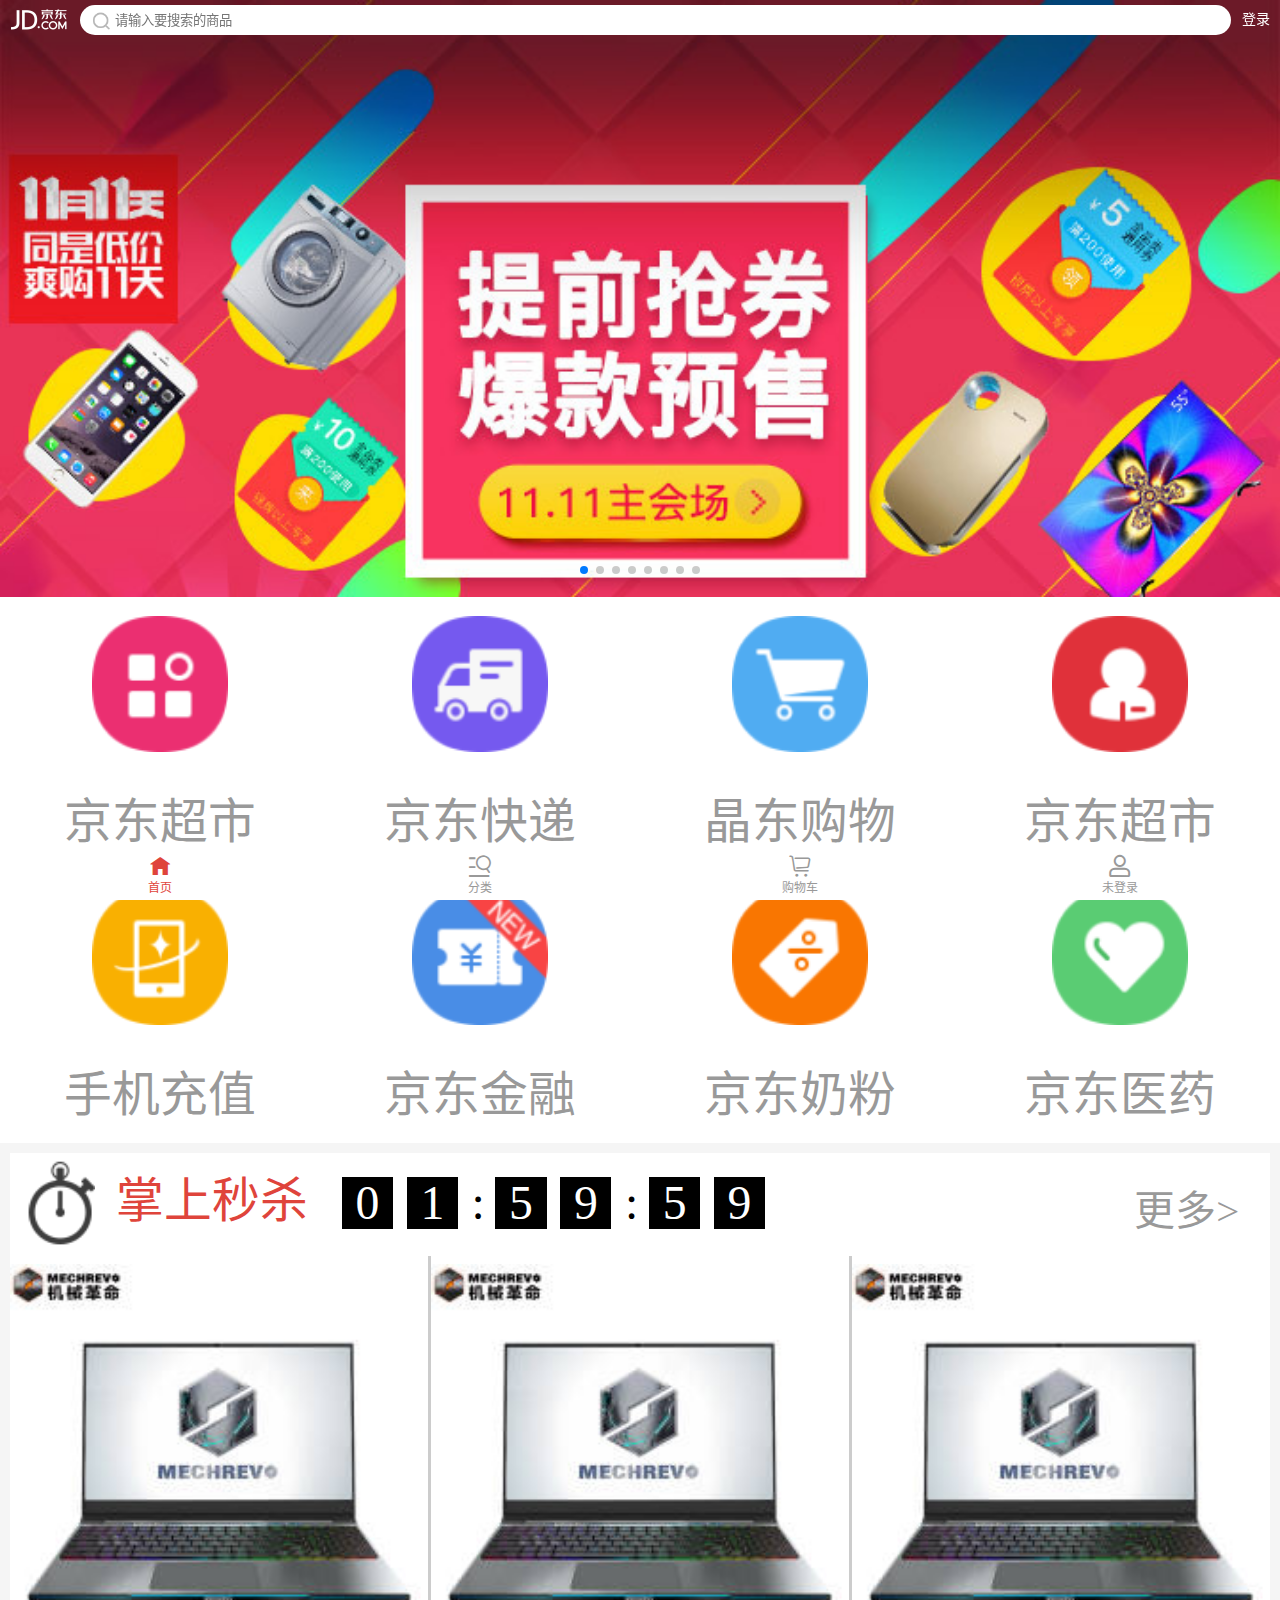
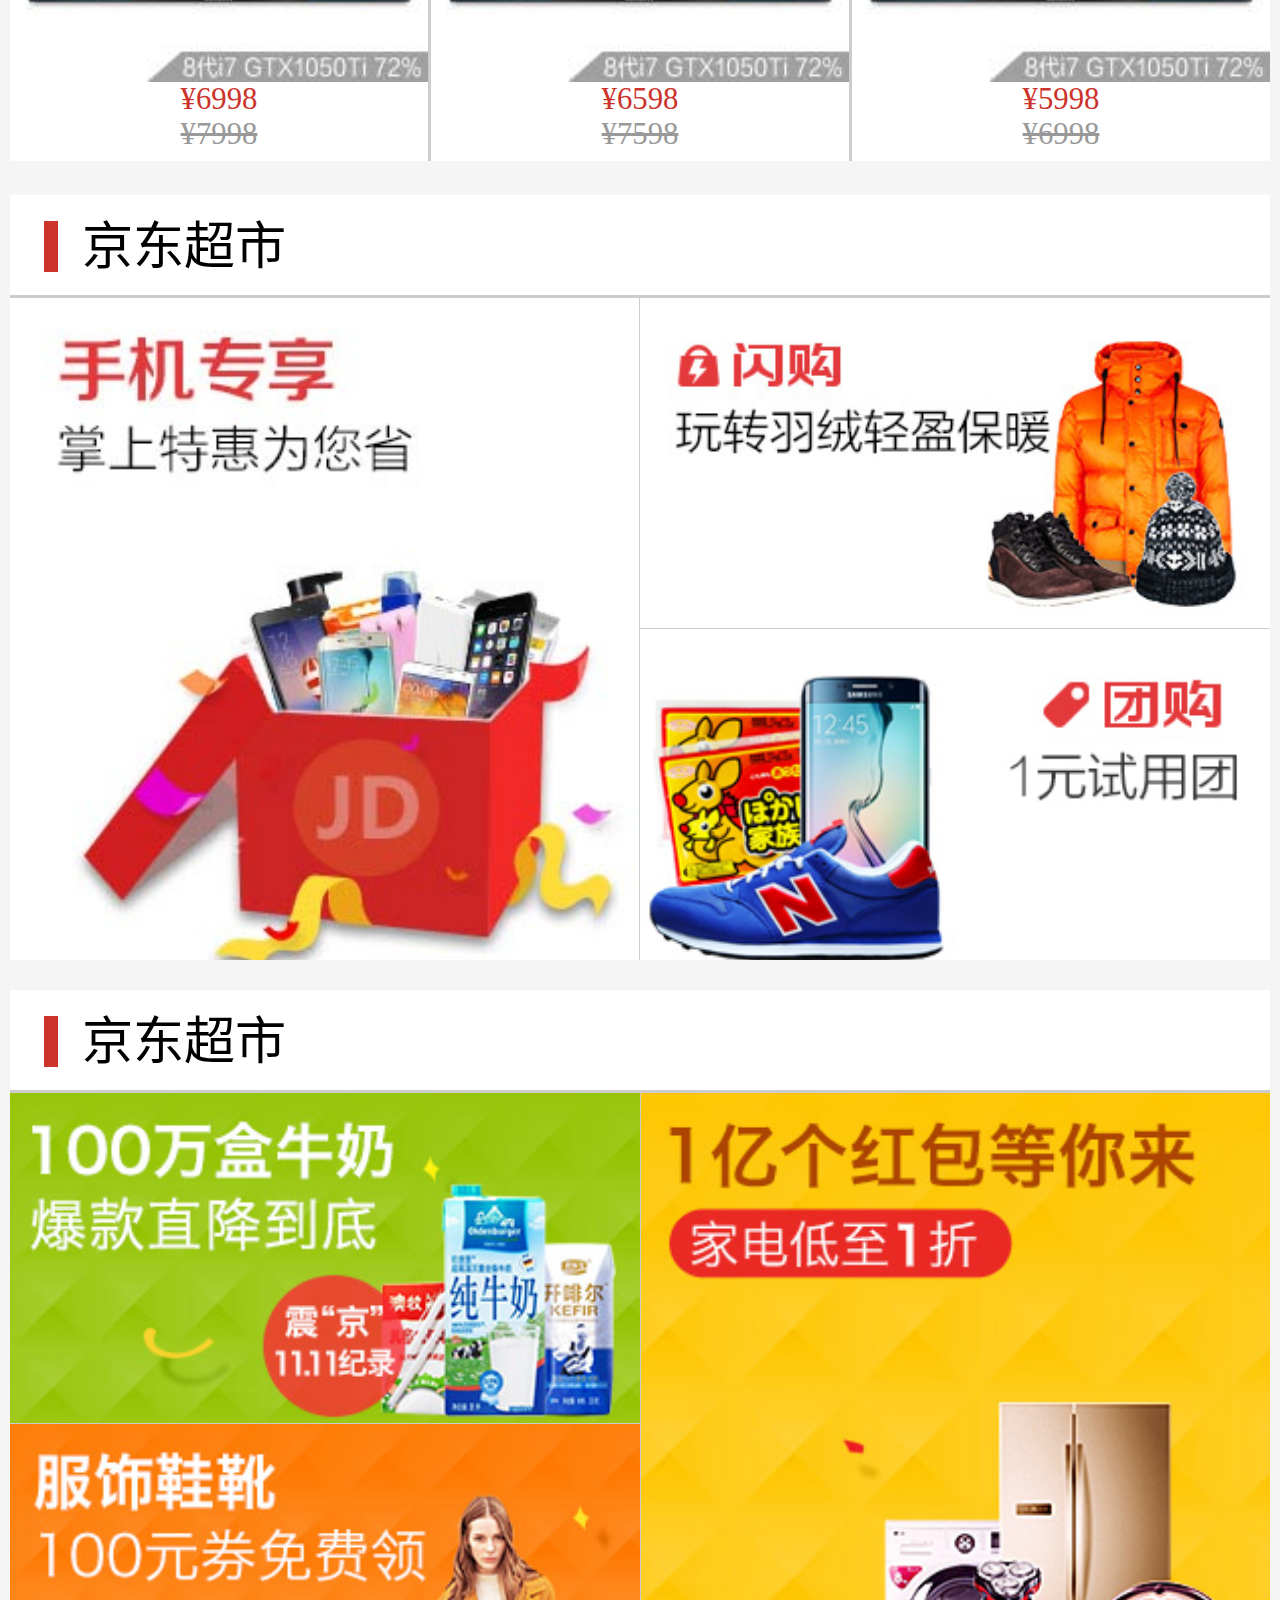
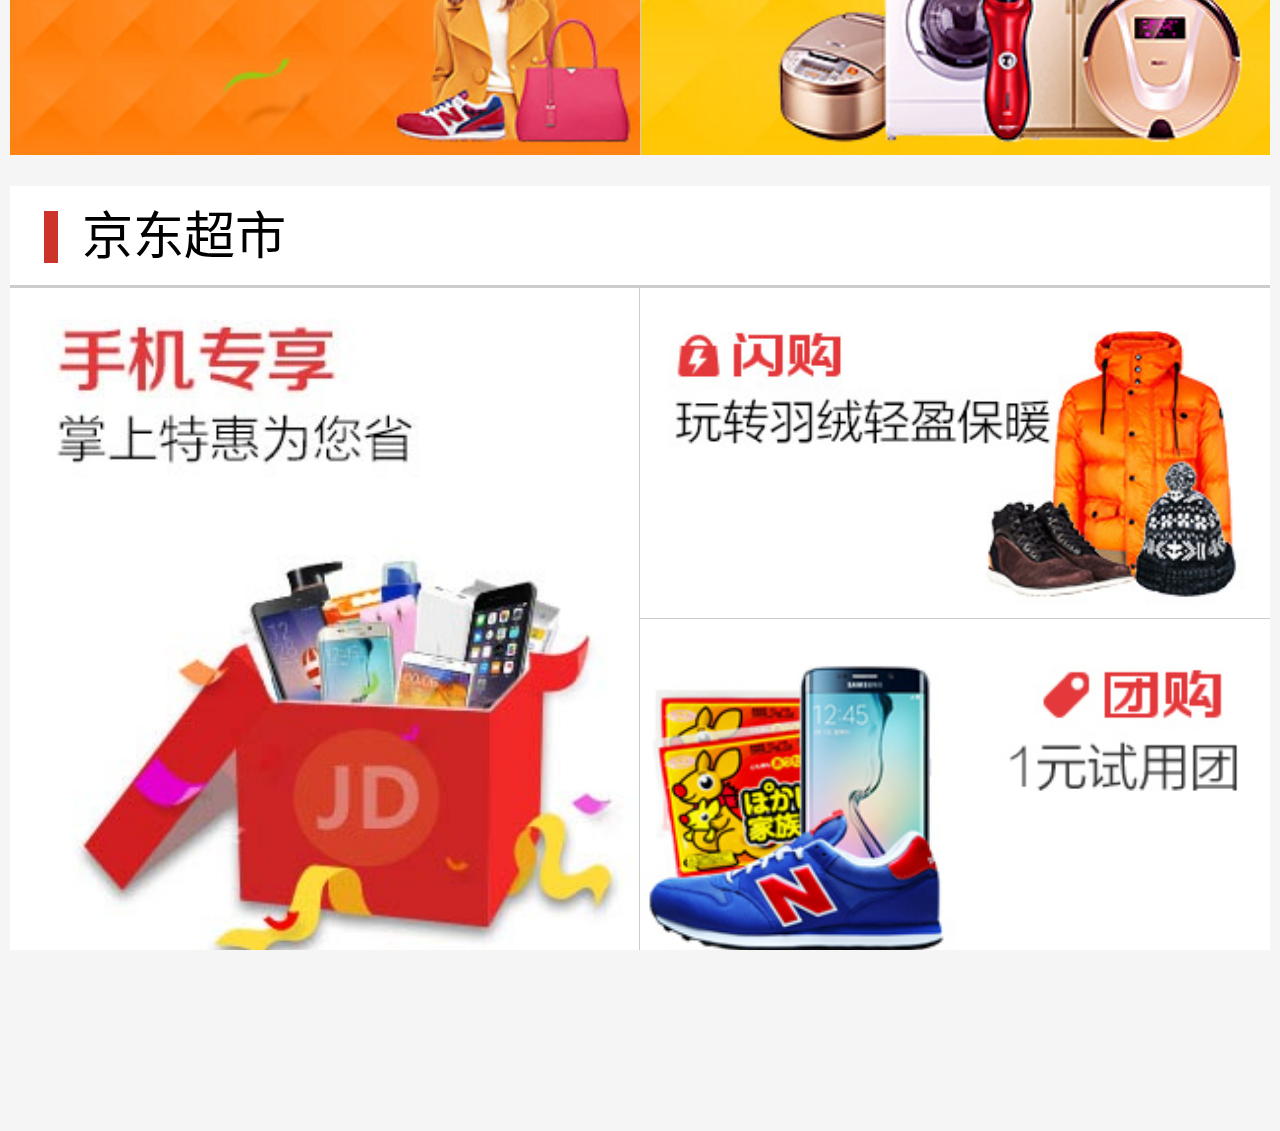
<file: index.html>
<!DOCTYPE html>
<html lang="zh-cn">

<head>
    <meta charset="UTF-8">
    <meta http-equiv="X-UA-Compatible" content="IE=edge">
    <meta name="viewport" content="width=device-width,initial-scale=1.0,user-scalable=no,minimum-scale=1.0,maximum-scale=1.0">
    <meta name="keywords" content="京东,刘强东,购物,电商,真货,好东西,线上购物">
    <meta name="description" content="very Good online shopping website,everybody will be richman">
    <title>俺的移动京东</title>
    <link rel="shortcut icon" href="./buy-logo.png" type="image/x-icon">
    <link rel="stylesheet" href="./lib/swiper/css/swiper.min.css">
    <link rel="stylesheet" href="./less/base.css">
    <link rel="stylesheet" href="./less/index.css">
    <link rel="stylesheet" href="./less/common.css">
    <link rel="stylesheet" href="./font/iconfont.css">
</head>

<body>
    <header id="header">
        <a href="#" class="left">
            <h1></h1>
        </a>
        <form action="#" class="center">
            <i class="icon"></i>
            <input type="search" placeholder="请输入要搜索的商品">
        </form>
        <a href="#" class="right login">登录</a>
    </header>
    <section id="banner">
        <div class="banner swiper-container">

            <ul class="swiper-wrapper">
                <li class="swiper-slide active"><a href="#">
                        <img src="./images/l1.jpg" alt="">
                    </a></li>
                <li class="swiper-slide"><a href="#">
                        <img src="./images/l2.jpg" alt="">
                    </a></li>
                <li class="swiper-slide"><a href="#">
                        <img src="./images/l3.jpg" alt="">
                    </a></li>
                <li class="swiper-slide"><a href="#">
                        <img src="./images/l4.jpg" alt="">
                    </a></li>
                <li class="swiper-slide"><a href="#">
                        <img src="./images/l5.jpg" alt="">
                    </a></li>
                <li class="swiper-slide"><a href="#">
                        <img src="./images/l6.jpg" alt="">
                    </a></li>
                <li class="swiper-slide"><a href="#">
                        <img src="./images/l7.jpg" alt="">
                    </a></li>
                <li class="swiper-slide"><a href="#">
                        <img src="./images/l8.jpg" alt="">
                    </a></li>
            </ul>

            <!-- <div class="swiper-button-prev"></div>
            <div class="swiper-button-next"></div> -->

            <div class="swiper-pagination"></div>
            <!-- <div class="swiper-scrollbar"></div> -->
        </div>
    </section>
    <nav id="nav">
        <ul>
            <li><a href="#"><img src="images/nav0.png" alt=""><span>京东超市</span></a></li>
            <li><a href="#"><img src="images/nav1.png" alt=""><span>京东快递</span></a></li>
            <li><a href="#"><img src="images/nav2.png" alt=""><span>晶东购物</span></a></li>
            <li><a href="#"><img src="images/nav3.png" alt=""><span>京东超市</span></a></li>
            <li><a href="#"><img src="images/nav4.png" alt=""><span>手机充值</span></a></li>
            <li><a href="#"><img src="images/nav5.png" alt=""><span>京东金融</span></a></li>
            <li><a href="#"><img src="images/nav6.png" alt=""><span>京东奶粉</span></a></li>
            <li><a href="#"><img src="images/nav7.png" alt=""><span>京东医药</span></a></li>
        </ul>
    </nav>
    <main id="main">
        <!-- 秒杀区域 -->
        <section class="seckill">
            <div class="seckill-title">
                <div class="seckill-title-left">
                    <img src="./images/seckill-icon.png" alt="">
                    <span>掌上秒杀</span>
                    <div class="count-down">
                        <span>0</span>
                        <span>1</span>
                        <span>:</span>
                        <span>5</span>
                        <span>9</span>
                        <span>:</span>
                        <span>5</span>
                        <span>9</span>
                    </div>

                </div>
                <a href="#" class="seckill-title-right">更多&gt;</a>
            </div>
            <ul class="seckill-content clearfix">
                <li><a href="#">
                        <img src="./images/seckill-img.jpg" alt="">
                        <span class="current-price">&yen;6998</span>
                        <del class="original-price">&yen;7998</del>
                    </a></li>
                <li><a href="#">
                        <img src="./images/seckill-img.jpg" alt="">
                        <span class="current-price">&yen;6598</span>
                        <del class="original-price">&yen;7598</del>
                    </a></li>
                <li><a href="#">
                        <img src="./images/seckill-img.jpg" alt="">
                        <span class="current-price">&yen;5998</span>
                        <del class="original-price">&yen;6998</del>
                    </a></li>
            </ul>
        </section>
        <!-- 分类导航 -->
        <section class="cate-nav">
            <div class="cate-nav-title">
                <h3>京东超市</h3>
            </div>
            <div class="cate-nav-content">
                <div class="left">
                    <a href="#" class="br"><img src="./images/cp1.jpg" alt=""></a>
                </div>
                <div class="right">
                    <a href="#" class="bb"><img src="./images/cp2.jpg" alt="" ></a>
                    <a href="#"><img src="./images/cp3.jpg" alt="" ></a>
                </div>
            </div>
        </section>
        <section class="cate-nav">
            <div class="cate-nav-title">
                <span></span>
                <h3>京东超市</h3>
            </div>
            <div class="cate-nav-content">
                <div class="right">
                    <a href="#" class="bb"><img src="./images/cp5.jpg" alt="" class=""></a>
                    <a href="#"><img src="./images/cp6.jpg" alt="" class=""></a>
                </div>
                <div class="left">
                    <a href="#" class="bl"><img src="./images/cp4.jpg" alt="" class=""></a>
                </div>
                
            </div>
        </section>
        <section class="cate-nav">
            <div class="cate-nav-title">
                <h3>京东超市</h3>
            </div>
            <div class="cate-nav-content">
                <div class="left">
                    <a href="#" class="br"><img src="./images/cp1.jpg" alt=""></a>
                </div>
                <div class="right">
                    <a href="#" class="bb"><img src="./images/cp2.jpg" alt="" ></a>
                    <a href="#"><img src="./images/cp3.jpg" alt="" ></a>
                </div>
            </div>
        </section>


    </main>

    <footer>
        <ul>
            <li><a href="index.html" class="active"><i class="iconfont icon-shouye"></i><span>首页</span></a></li>
            <li><a href="category.html"><i class="iconfont icon-icon04"></i><span>分类</span></a></li>
            <li><a href="shopping-cart.html"><i class="iconfont icon-shiwu-gouwuche"></i><span>购物车</span></a></li>
            <li><a href="login.html"><i class="iconfont icon-weidenglu"></i><span>未登录</span></a></li>
        </ul>

    </footer>

    
    <script src="./lib/swiper/js/swiper.min.js"></script>

    <script src="./js/index.js"></script>
</body>

</html>
</file>
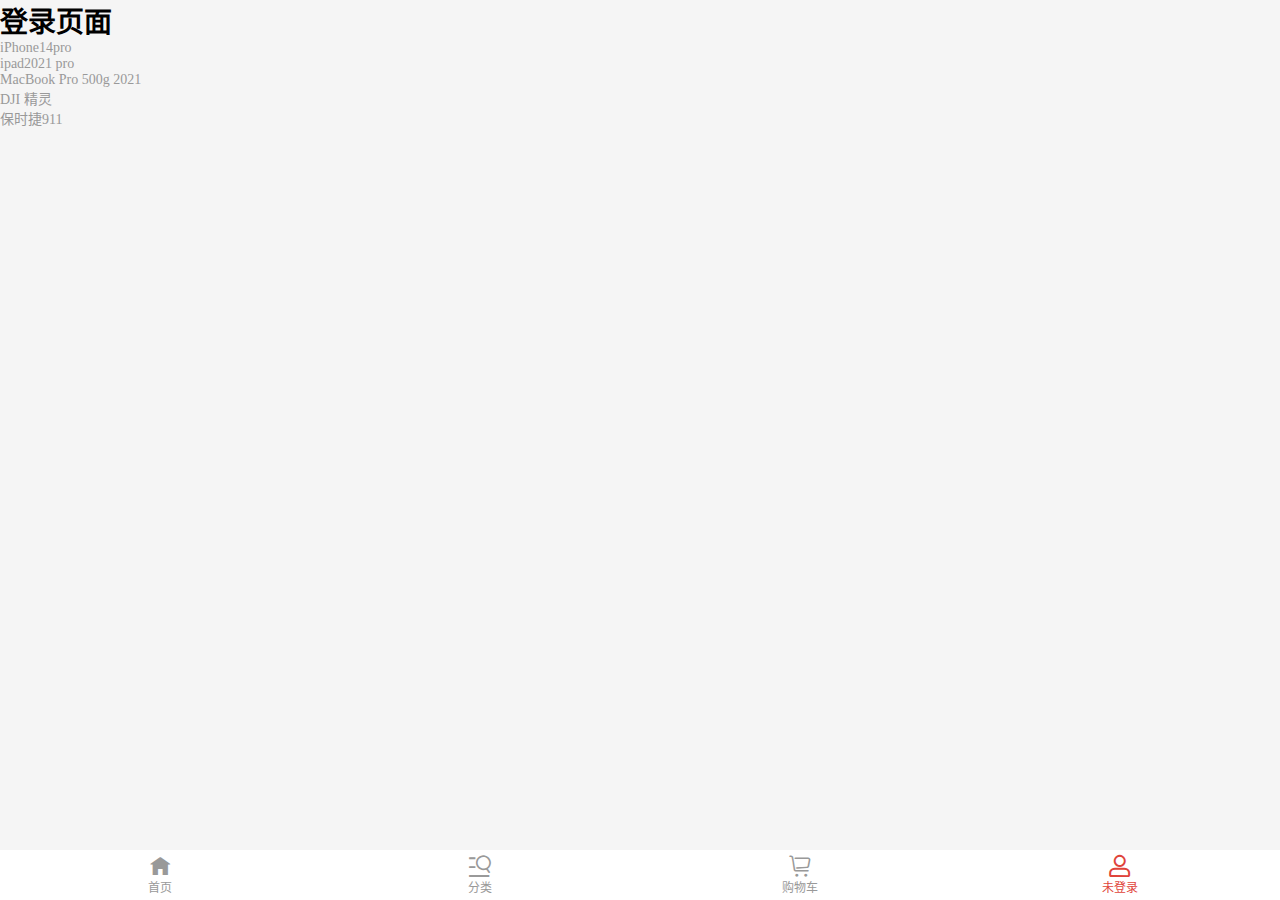
<file: login.html>
<!DOCTYPE html>
<html lang="zh-CN">
<head>
    <meta charset="UTF-8">
    <meta http-equiv="X-UA-Compatible" content="IE=edge">
    <meta name='viewport' content='width=device-width,initial-scale=1.0,user-scalable=no,minimum-scale=1.0,maximum-scale=1.0'>
    <title>登录页面</title>
    <link rel="stylesheet" href="./less/base.css">
    <link rel="stylesheet" href="./less/login.css">
    <link rel="stylesheet" href="./less/common.css">
    <link rel="stylesheet" href="./font/iconfont.css">
</head>
<body>
    <header id="header">
        <h1>登录页面</h1>
    </header>
    <main id="main">
        <div class="content">
            <ul>
                <li><a href="#">iPhone14pro</a></li>
                <li><a href="#">ipad2021 pro</a></li>
                <li><a href="#">MacBook Pro 500g 2021</a></li>
                <li><a href="#">DJI 精灵</a></li>
                <li><a href="#">保时捷911</a></li>
            </ul>
        </div>
    </main>
        <!-- footer -->
        <footer id="footer">
            <ul>
                <li><a href="index.html" ><i class="iconfont icon-shouye"></i><span>首页</span></a></li>
                <li><a href="category.html"><i class="iconfont icon-icon04"></i><span>分类</span></a></li>
                <li><a href="shopping-cart.html"><i class="iconfont icon-shiwu-gouwuche"></i><span>购物车</span></a></li>
                <li><a href="login.html" class="active"><i class="iconfont icon-weidenglu"></i><span>未登录</span></a></li>
            </ul>
        </footer>
    <script>


    </script>
</body>
</html>
</file>
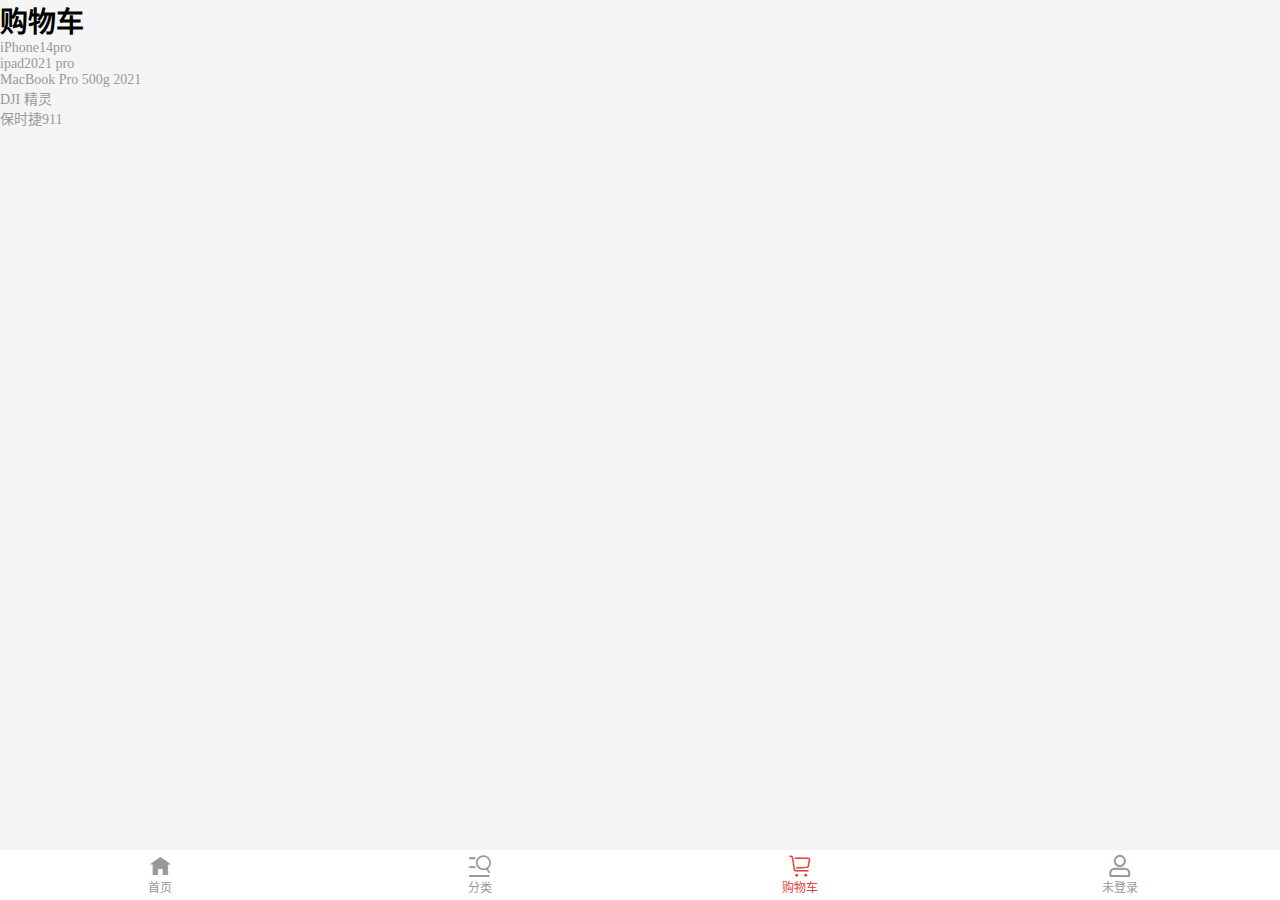
<file: shopping-cart.html>
<!DOCTYPE html>
<html lang="zh-CN">
<head>
    <meta charset="UTF-8">
    <meta http-equiv="X-UA-Compatible" content="IE=edge">
    <meta name='viewport' content='width=device-width,initial-scale=1.0,user-scalable=no,minimum-scale=1.0,maximum-scale=1.0'>
    <title>购物车</title>
    <link rel="stylesheet" href="./less/base.css">
    <link rel="stylesheet" href="./less/shopping-cart.css">
    <link rel="stylesheet" href="./less/common.css">
    <link rel="stylesheet" href="./font/iconfont.css">
</head>
<body>
    <header id="header">
        <h1>购物车</h1>
    </header>
    <main id="main">
        <div class="content">
            <ul>
                <li><a href="#">iPhone14pro</a></li>
                <li><a href="#">ipad2021 pro</a></li>
                <li><a href="#">MacBook Pro 500g 2021</a></li>
                <li><a href="#">DJI 精灵</a></li>
                <li><a href="#">保时捷911</a></li>
            </ul>
        </div>
    </main>
        <!-- footer -->
        <footer id="footer">
            <ul>
                <li><a href="index.html" ><i class="iconfont icon-shouye"></i><span>首页</span></a></li>
                <li><a href="category.html"><i class="iconfont icon-icon04"></i><span>分类</span></a></li>
                <li><a href="shopping-cart.html" class="active"><i class="iconfont icon-shiwu-gouwuche"></i><span>购物车</span></a></li>
                <li><a href="login.html"><i class="iconfont icon-weidenglu"></i><span>未登录</span></a></li>
            </ul>
        </footer>
    <script>


    </script>
</body>
</html>
</file>
<file: less/base.css>
* {
  padding: 0;
  margin: 0;
  box-sizing: border-box;
  outline: 0;
  -webkit-tap-highlight-color: transparent;
}
html {
  font-size: 100px;
  height: 100%;
}
body {
  background-color: #f5f5f5;
  height: 100%;
}
li {
  list-style: none;
}
img {
  vertical-align: middle;
}
a {
  text-decoration: none;
  color: #999;
}
.clearfix::after {
  content: "";
  display: block;
  visibility: hidden;
  clear: both;
}
.clearfix {
  *zoom: 1;
}
@media (max-width: 320px) {
  html {
    font-size: 85.333px;
    min-width: 320px;
  }
}
</file>
<file: less/index.css>
@media screen {
  html {
    font-size: 26.667vw;
  }
}
header {
  display: flex;
  position: fixed;
  top: 0;
  left: 0;
  width: 100%;
  height: 40px;
  align-items: center;
  z-index: 2;
  background-color: transparent;
}
header .left {
  display: block;
  position: relative;
  width: 80px;
  height: 40px;
}
header .left h1 {
  position: absolute;
  left: 10px;
  top: 5px;
  width: 60px;
  height: 30px;
  background: url(../images/sprites.png) 1px -305px / 200px 200px;
}
header .center {
  flex: 1;
  position: relative;
  height: 30px;
}
header .center .icon {
  position: absolute;
  left: 5px;
  top: 1px;
  width: 33px;
  height: 33px;
  background: url(../images/sprites.png) no-repeat;
  background-position: -165px 0;
  transform: scale(0.6);
  z-index: 1;
}
header .center input {
  position: absolute;
  width: 100%;
  height: 100%;
  padding-left: 35px;
  border-radius: 15px;
  border: none;
}
header .right {
  width: 49px;
  line-height: 40px;
  text-align: center;
  font-size: 14px;
  color: #fff;
}
#banner {
  height: 1.75rem;
}
#banner .banner {
  width: 100%;
  background-color: skyblue;
}
#banner .banner .swiper-wrapper {
  width: 100%;
  height: 1.75rem;
  margin: 0 auto;
}
#banner .banner .swiper-wrapper .swiper-slide {
  float: left;
}
#banner .banner .swiper-wrapper .swiper-slide a {
  display: block;
}
#banner .banner .swiper-wrapper .swiper-slide a img {
  width: 100%;
  height: 100%;
}
#banner .banner .swiper-pagination {
  font-size: 0.16rem;
}
#nav {
  height: 1.6rem;
  font-size: 0.14rem;
  background-color: #fff;
}
#nav ul {
  display: flex;
  flex-wrap: wrap;
}
#nav ul li {
  display: flex;
  flex-direction: column;
  width: 25%;
  height: 0.8rem;
}
#nav ul li a {
  width: 100%;
  height: 100%;
  display: flex;
  flex-direction: column;
  justify-content: center;
  align-items: center;
}
#nav ul li img {
  width: 0.4rem;
  height: 0.4rem;
  margin-bottom: 0.09rem;
}
main {
  width: 100%;
  padding: 10px;
}
main section {
  background-color: #fff;
}
main .seckill {
  width: 100%;
  font-size: 0.14rem;
}
main .seckill .seckill-title {
  display: flex;
  justify-content: space-between;
  height: 0.3rem;
}
main .seckill .seckill-title .seckill-title-left {
  height: 100%;
}
main .seckill .seckill-title .seckill-title-left img {
  float: left;
  width: 0.2rem;
  height: 0.25rem;
  margin: 0.02rem 0.06rem 0 0.05rem;
}
main .seckill .seckill-title .seckill-title-left > span {
  float: left;
  line-height: 0.14rem;
  margin-top: 0.07rem;
  margin-right: 0.1rem;
  color: #df443b;
}
main .seckill .seckill-title .seckill-title-left .count-down {
  float: left;
  padding-top: 0.07rem;
}
main .seckill .seckill-title .seckill-title-left .count-down span {
  float: left;
  width: 0.15rem;
  height: 0.15rem;
  line-height: 0.15rem;
  text-align: center;
  background-color: #000;
  color: #fff;
  margin-right: 0.04rem;
}
main .seckill .seckill-title .seckill-title-left .count-down span:nth-child(3n) {
  width: 0.03rem;
  background-color: #fff;
  color: #000;
}
main .seckill .seckill-title .seckill-title-right {
  margin-top: 0.07rem;
  margin-right: 0.09rem;
  font-size: 0.12rem;
}
main .seckill > ul {
  display: flex;
  width: 100%;
  margin-bottom: 0.1rem;
}
main .seckill > ul li {
  flex: 1;
  height: 1.48rem;
  border-right: 0.01rem solid #ccc;
}
main .seckill > ul li a {
  display: flex;
  width: 100%;
  height: 100%;
  flex-direction: column;
  justify-content: center;
  align-items: center;
  font-size: 0.09rem;
}
main .seckill > ul li a img {
  width: 100%;
}
main .seckill > ul li a .current-price {
  color: #cc332a;
}
main .seckill > ul li:last-child {
  border: none;
}
main .cate-nav {
  width: 100%;
  margin-bottom: 0.09rem;
}
main .cate-nav .cate-nav-title {
  height: 0.3rem;
  padding-top: 0.075rem;
  border-bottom: 0.01rem solid #cccccc;
}
main .cate-nav .cate-nav-title h3 {
  float: left;
  font-size: 0.15rem;
  line-height: 0.15rem;
  font-weight: normal;
}
main .cate-nav .cate-nav-title h3::before {
  content: "";
  float: left;
  width: 0.04rem;
  height: 0.15rem;
  margin: 0 0.07rem 0 0.1rem;
  background-color: #cc332a;
}
main .cate-nav .cate-nav-content {
  display: flex;
  height: 1.94rem;
}
main .cate-nav .cate-nav-content > div {
  flex: 1;
  overflow: hidden;
}
main .cate-nav .cate-nav-content > div a {
  display: block;
  overflow: hidden;
}
main .cate-nav .cate-nav-content > div a img {
  width: 100%;
}
main .cate-nav .cate-nav-content > div a.bl {
  border-left: 1px solid #ccc;
}
main .cate-nav .cate-nav-content > div a.br {
  border-right: 1px solid #ccc;
}
main .cate-nav .cate-nav-content > div a.bb {
  border-bottom: 1px solid #ccc;
}
main .cate-nav .cate-nav-content > div.right a {
  height: 50%;
}
main .cate-nav .cate-nav-content > div.right a img {
  vertical-align: top;
}
main .cate-nav:last-child {
  margin-bottom: 0.5rem;
}
</file>
<file: less/common.css>
footer {
  position: fixed;
  bottom: 0;
  left: 0;
  width: 100%;
  height: 50px;
  background-color: #fff;
  font-size: 12px;
  z-index: 2;
}
footer ul {
  display: flex;
  width: 100%;
  height: 100%;
}
footer ul li {
  flex: 1;
}
footer ul li a {
  display: flex;
  height: 100%;
  flex-direction: column;
  justify-content: center;
  align-items: center;
}
footer ul li a i.iconfont {
  font-size: 24px;
}
footer ul li a.active {
  color: #df443b;
}
</file>
<file: font/iconfont.css>
@font-face {
  font-family: "iconfont"; /* Project id 1364057 */
  src: url('iconfont.woff2?t=1668064737042') format('woff2'),
       url('iconfont.woff?t=1668064737042') format('woff'),
       url('iconfont.ttf?t=1668064737042') format('truetype');
}

.iconfont {
  font-family: "iconfont" !important;
  font-size: 16px;
  font-style: normal;
  -webkit-font-smoothing: antialiased;
  -moz-osx-font-smoothing: grayscale;
}

.icon-icon04:before {
  content: "\e601";
}

.icon-shouye:before {
  content: "\e8b9";
}

.icon-shiwu-gouwuche:before {
  content: "\e752";
}

.icon-weidenglu:before {
  content: "\e6a3";
}

.icon-weibo:before {
  content: "\e610";
}

.icon-yixin0:before {
  content: "\e6b5";
}

.icon-icons-:before {
  content: "\e673";
}

.icon-pingguo:before {
  content: "\e63d";
}

.icon-add:before {
  content: "\e6f1";
}

.icon-RectangleCopy:before {
  content: "\e6ae";
}

.icon-xiangzuo:before {
  content: "\e637";
}

.icon-iphone:before {
  content: "\e68a";
}

.icon-xiahua:before {
  content: "\e628";
}

.icon-ico:before {
  content: "\e646";
}
</file>
<file: less/login.css>
#header {
  font-size: 14px;
}
#main {
  font-size: 14px;
}
</file>
<file: less/shopping-cart.css>
#header {
  font-size: 14px;
}
#main {
  font-size: 14px;
}
</file>
